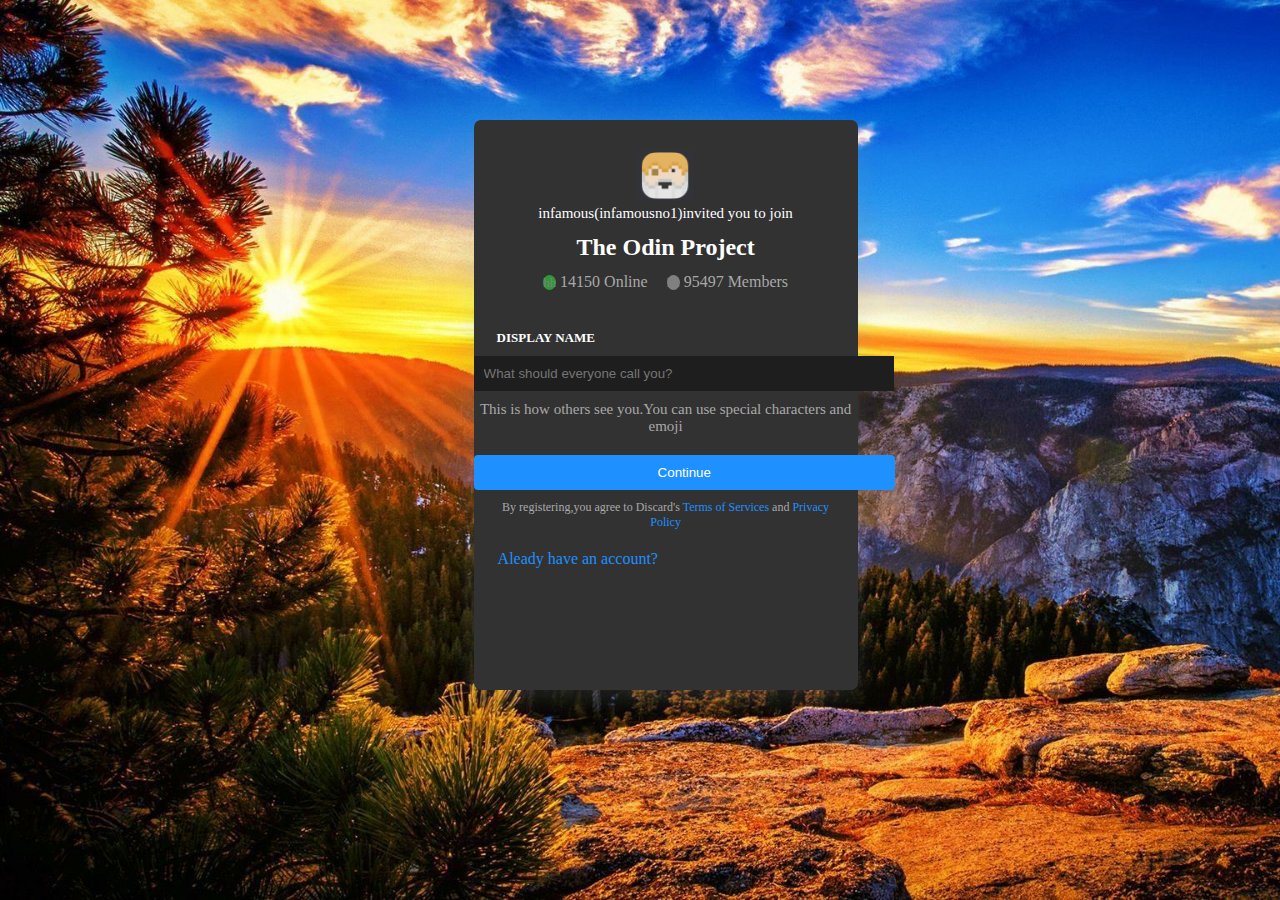
<file: pages/community.html>
<!DOCTYPE html>
<html lang="en">
<head>
    <meta charset="UTF-8">
    <meta name="viewport" content="width=device-width, initial-scale=1.0">
    <title>Document</title>
    <link rel="stylesheet" href="../css/community.css">
</head>
<body>
    <div class="about">
        <div class="main">
            <div class="card">
               <form>
                <img class="img1" src="../images/log.png" alt=""><br>
                <p class="f-para">infamous(infamousno1)invited you to join</p>
                <h2 >The Odin Project</h2>
                <div class="dots">
                    <ul>
                        <span class="green">hh</span>
                        <span class="online">14150 Online</span>
                        <span class="grey">hh</span>
                        <span>95497 Members</span>
                    </ul>

                </div>
                <h6>DISPLAY NAME</h6>
                <input  class="sub"type="text" style="background-color: rgb(31, 30, 30); border: none;" placeholder="What should everyone call you?">
                <p class="para">This is how others see you.You can use special characters and emoji</p>
                <button class="sub1">Continue</button><br>
                <p class="by">By registering,you agree to Discard's <span style="color: dodgerblue;">Terms of Services</span> and <span style="color: dodgerblue;">Privacy Policy</span></p>
                <a>Aleady have an account?</a>
               </form>
            </div>
            </div>
    </div>
</body>
</html>
</file>
<file: css/community.css>
*{
    margin: 0;
    padding: 0;
}

.about{
    background-image: url(../images/1.jpg);
    background-size: cover;
    height:100vh;
    width: 100%;
    text-align: center;
    background-repeat: no-repeat;
    
}
.main{
    padding-top: 30px;
    padding-left: 30%;  
}
.sub{
    padding: 10px ;
    width: 400px;
    border-width: 0 0 1px 0;
    border-style: solid;
}
.card{
    padding-top: 30px;
    background-color:rgb(50, 50, 50);
    height: 60vh;
    width: 30vw;
    box-shadow: rgba(149, 157, 165, 0.2) 0px 8px 24px;
    border-radius:7px;
    color: white;
    margin-left: 10%;
    margin-top: 10%;
}
button{
    background-color: dodgerblue;
    color: white;
    padding: 10px 184px;
    border: none;
    border-radius: 4px;
}
a{
    color: dodgerblue;
    float: left;
    padding-left: 24px;
    margin: 10px 0px;
}
  .card img{
    width: 50px;
  }
.by{
    padding: 10px 23px;
    color: darkgrey;
    font-size: 12px;
    float: left;
}
h6{
    font-size: 13px;
    float: left;
    margin-left: 23px;
    margin-bottom: 10px;
    margin-top: 39px;
}

h2{
    margin:12px 0px;
}

.dots{
    color: darkgrey;
    justify-content: center;
    
}

.online{
    margin-right: 15px;
}

.para{
    padding-top: 10px;
    padding-bottom: 20px;
    color: darkgrey;
    font-size: 15px;
}

.card img{
    width: 15%;
}

.f-para{
    font-size: 15px;
    
}

.green{
    background-color: rgb(44, 155, 55);
    border-radius: 50%;
    font-size: small;
    color: grey;
    
}
.grey{
    background-color: grey;
    border-radius: 50%;
    font-size: small;
    color: grey;
}
</file>
